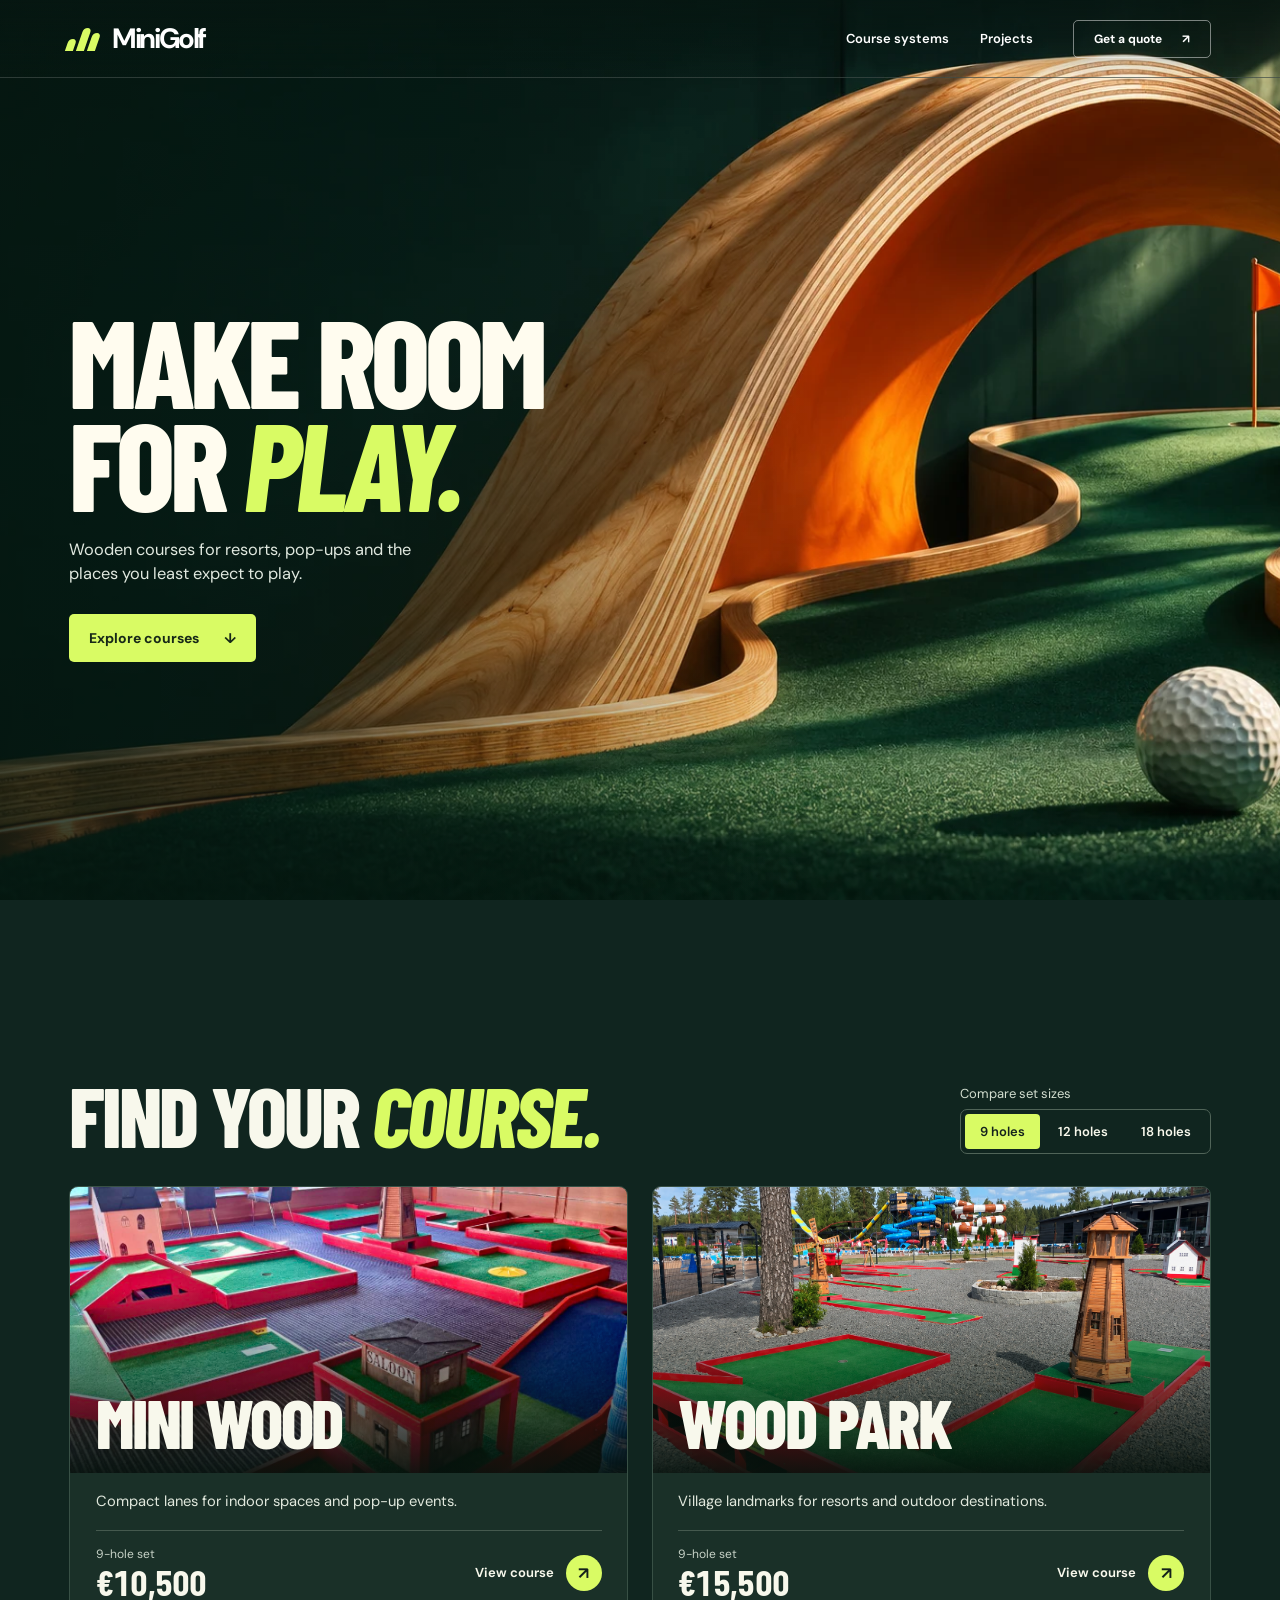
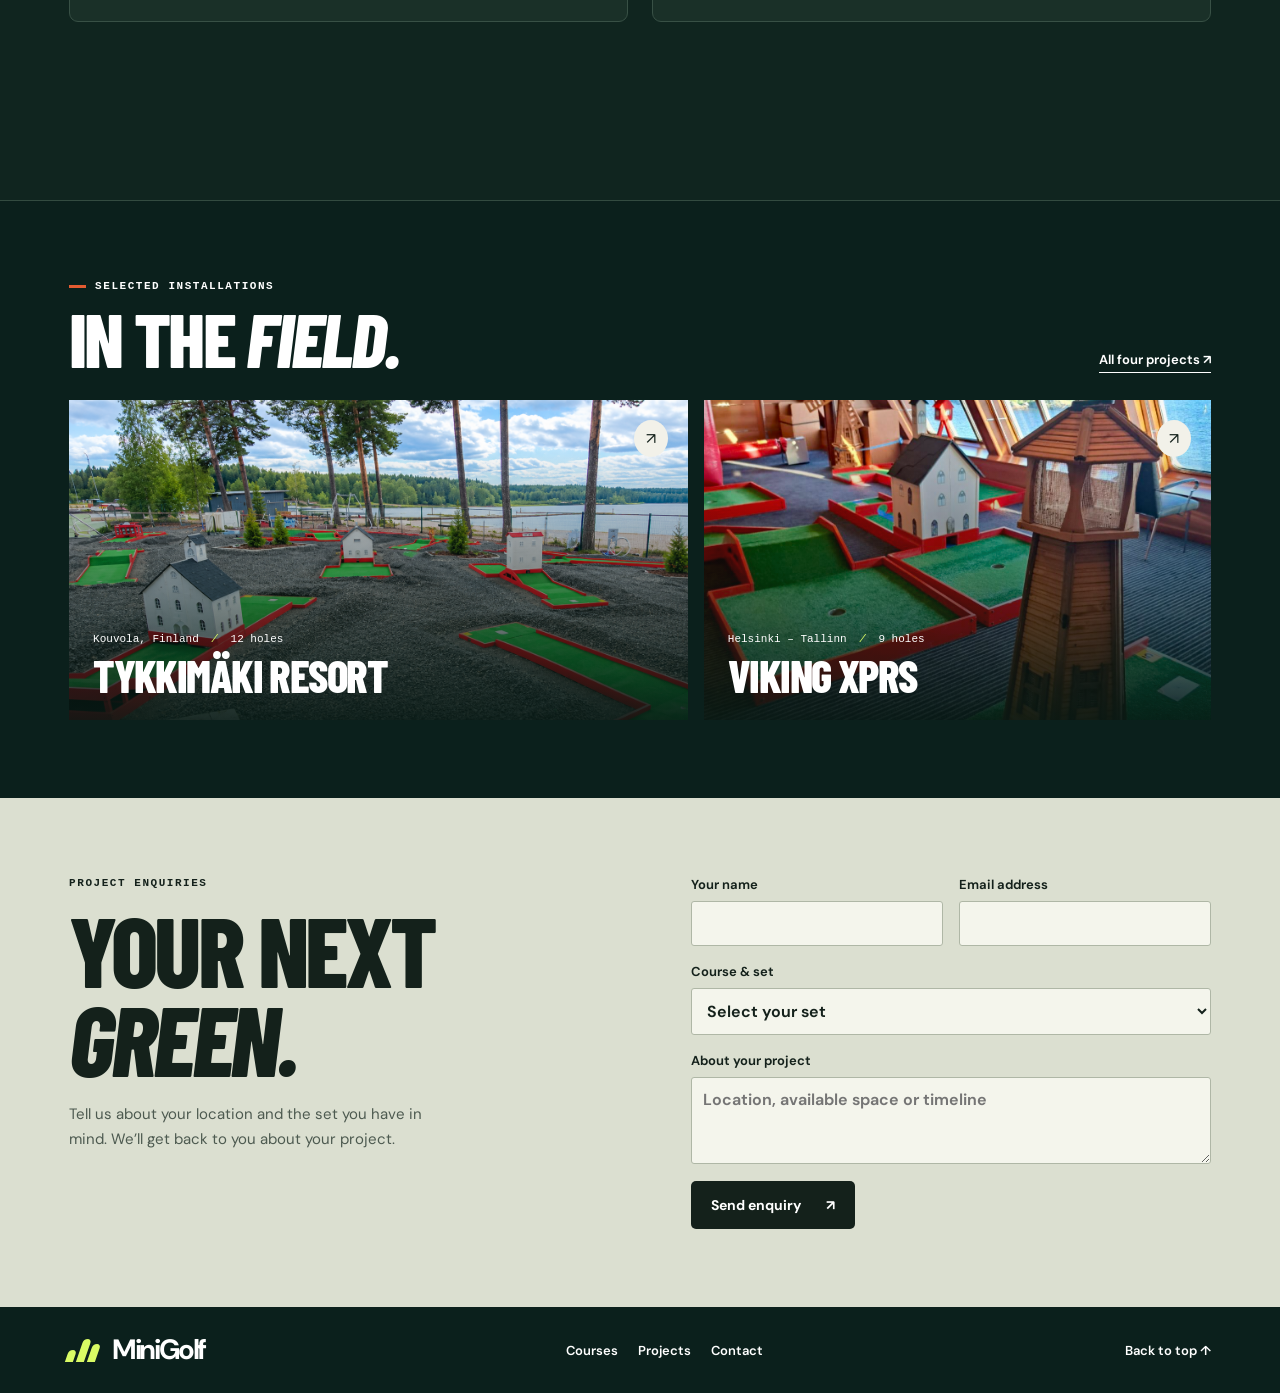
<file: index.html>
<!doctype html>
<html lang="en">
<head>
  <meta charset="utf-8">
  <meta name="viewport" content="width=device-width, initial-scale=1">
  <meta name="theme-color" content="#091e1a">
  <meta name="description" content="Compare Mini Wood and Wood Park modular minigolf courses. Explore every hole, choose a set and request a quote.">
  <title>Modular wooden minigolf courses | MiniGolf</title>
  <link rel="icon" href="favicon.svg">
  <link rel="preconnect" href="https://fonts.googleapis.com"><link rel="preconnect" href="https://fonts.gstatic.com" crossorigin><link rel="stylesheet" href="https://fonts.googleapis.com/css2?family=Barlow+Condensed:ital,wght@0,700;0,800;0,900;1,800&family=DM+Sans:wght@400;500;600;700&display=swap">
<link rel="stylesheet" href="css/redesign.css">
  <script src="js/redesign.js" defer></script>
</head>
<body id="top">
<a class="skip" href="#main">Skip to content</a>
<header class="mast"><div class="frame mast-inner"><a class="brand" href="index.html" aria-label="MiniGolf home"><span class="symbol" aria-hidden="true"><i></i><i></i><i></i></span><b>MiniGolf</b></a><nav aria-label="Main navigation"><a href="#courses">Course systems</a><a href="Completed-work.html">Projects</a></nav><a class="button mast-quote" href="#contact">Get a quote <span aria-hidden="true" class="arrow">↗</span></a></div></header>
<main id="main">
<section class="hero" aria-labelledby="hero-title"><picture><source media="(max-width:650px)" srcset="assets/green-mobile.webp"><img class="hero-image" src="assets/green-wide.webp" fetchpriority="high" alt="Studio concept of a sculpted plywood obstacle on a minigolf green"></picture>
<div class="frame hero-inner"><div class="hero-copy"><h1 id="hero-title">Make room<br>for <em>play.</em></h1><p class="lead">Wooden courses for resorts, pop-ups and the places you least expect to play.</p><div class="hero-actions"><a class="button primary" href="#courses">Explore courses <span aria-hidden="true">↓</span></a></div></div></div></section>
<section class="collection" id="courses" aria-labelledby="course-heading">
  <div class="frame">
    <div class="compare-head"><h2 id="course-heading">Find your <em>course.</em></h2><fieldset class="compare-sizes"><legend>Compare set sizes</legend><div><label><input type="radio" name="compare-size" value="9" checked><span>9 holes</span></label><label><input type="radio" name="compare-size" value="12"><span>12 holes</span></label><label><input type="radio" name="compare-size" value="18"><span>18 holes</span></label></div></fieldset></div>
    <div class="compare-grid">
      <article class="course-card" aria-labelledby="card-mini-wood">
        <a class="cover-link" href="#mini-wood" data-course="mini-wood" aria-label="Explore Mini Wood">
          <img src="images/completed-work/project1/project1_2.PNG" alt="Compact wooden lanes on the Viking XPRS ferry" width="900" height="510" loading="lazy" decoding="async">
          <h3 id="card-mini-wood">Mini Wood</h3>
        </a>
        <div class="card-body">
          <p>Compact lanes for indoor spaces and pop-up events.</p>
          <div class="card-footer">
            <div class="card-offer"><span class="card-set">9-hole set</span><strong class="card-price">€10,500</strong></div>
            <a class="details-link" href="#mini-wood" data-course="mini-wood" aria-label="View Mini Wood details">View course <span aria-hidden="true">↗</span></a>
          </div>
        </div>
      </article>
      <article class="course-card" aria-labelledby="card-wood-park">
        <a class="cover-link" href="#wood-park" data-course="wood-park" aria-label="Explore Wood Park">
          <img src="images/completed-work/project3/project3_2.PNG" alt="Outdoor Wood Park lane at Tykkimäki Resort" width="900" height="510" loading="lazy" decoding="async">
          <h3 id="card-wood-park">Wood Park</h3>
        </a>
        <div class="card-body">
          <p>Village landmarks for resorts and outdoor destinations.</p>
          <div class="card-footer">
            <div class="card-offer"><span class="card-set">9-hole set</span><strong class="card-price">€15,500</strong></div>
            <a class="details-link" href="#wood-park" data-course="wood-park" aria-label="View Wood Park details">View course <span aria-hidden="true">↗</span></a>
          </div>
        </div>
      </article>
    </div>
    <div class="detail-region">
<article class="system" id="mini-wood" aria-label="Mini Wood" tabindex="-1">
<div class="detail-top"><div class="plan-heading">
  <h3>Mini Wood</h3>
  <button type="button" class="plan-toggle" aria-controls="mini-wood-drawing" hidden>3D view</button>
</div><a class="back-to-courses" href="#courses">↑ Back to courses</a></div>
<div class="course-media">
  <a id="mini-wood-drawing" class="zoom media-open course-plan" data-render="images/sheets/mini-wood-3d.png" href="images/sheets/mini-wood-plans.png" aria-label="Enlarge the complete 18-hole Mini Wood plan">
    <img src="images/sheets/mini-wood-plans.png" alt="Mini Wood course plan showing all 18 holes" loading="lazy">
  </a>
</div>
<div class="system-info"><p class="label">Compact course</p><p class="system-description">A compact wooden lane, a single obstacle and a different challenge at every tee. Choose from 18 graphic hole designs.</p><div class="best-for"><span>Best for</span><b>Indoor venues · Pop-up events</b></div>
<fieldset class="packages"><legend>Choose your set</legend><label><input type="radio" name="mini-wood-set" value="9" data-price="€10,500" checked><span>9 holes</span></label><label><input type="radio" name="mini-wood-set" value="12" data-price="€12,500"><span>12 holes</span></label><label><input type="radio" name="mini-wood-set" value="18" data-price="€15,500"><span>18 holes</span></label></fieldset><div class="buy-row"><strong class="price" aria-live="polite">€10,500</strong><a class="button ink choose-set" href="#contact" data-system="Mini Wood">Enquire <span aria-hidden="true" class="arrow">↗</span></a></div>
<a class="course-projects" href="Completed-work.html?course=mini-wood">See our Mini Wood projects <span aria-hidden="true">↗</span></a></div></article><article class="system" id="wood-park" aria-label="Wood Park" tabindex="-1">
<div class="detail-top"><h3>Wood Park</h3><a class="back-to-courses" href="#courses">↑ Back to courses</a></div>
<div class="course-media"><div class="media-stage"><a class="zoom media-open" href="images/completed-work/project3/project3.PNG"><img class="media-image" src="images/completed-work/project3/project3.PNG" alt="Tykkimäki Resort · Kouvola minigolf course" loading="lazy"><span class="zoom-glyph" aria-hidden="true">⤢</span></a><div class="hole-picker" hidden><button type="button" class="hole-prev" aria-label="Previous hole">←</button><label><span class="sr">Choose a hole</span><select class="hole-select"><option value="0" data-image="images/holes/wp-saloon.png">01 / Saloon</option><option value="1" data-image="images/holes/wp-turn-3m.png">02 / 3m Turn</option><option value="2" data-image="images/holes/wp-fan.png">03 / Fan</option><option value="3" data-image="images/holes/wp-lantern.png">04 / Lantern</option><option value="4" data-image="images/holes/wp-train-station.png">05 / Train Station</option><option value="5" data-image="images/holes/wp-hill.png">06 / Hill</option><option value="6" data-image="images/holes/wp-castle.png">07 / Castle</option><option value="7" data-image="images/holes/wp-mr-t.png">08 / Mr T</option><option value="8" data-image="images/holes/wp-hotel.png">09 / Hotel</option><option value="9" data-image="images/holes/wp-bird-house.png">10 / Bird House</option><option value="10" data-image="images/holes/wp-straight-3m.png">11 / 3m Straight</option><option value="11" data-image="images/holes/wp-church.png">12 / Church</option><option value="12" data-image="images/holes/wp-z-turn.png">13 / Z-Turn</option><option value="13" data-image="images/holes/wp-zic-zac.png">14 / Zic-Zac</option><option value="14" data-image="images/holes/wp-vulcan2.png">15 / Vulcan</option><option value="15" data-image="images/holes/wp-360.png">16 / 360</option><option value="16" data-image="images/holes/wp-bridge.png">17 / Bridge</option><option value="17" data-image="images/holes/wp-well.png">18 / Well</option></select></label><button type="button" class="hole-next" aria-label="Next hole">→</button></div></div>
<div class="view-bar" role="group" aria-label="Wood Park views"><button data-view="installation" data-image="images/completed-work/project3/project3.PNG" type="button" aria-pressed="true">Installation</button><button data-view="holes" data-image="images/holes/wp-saloon.png" type="button" aria-pressed="false">Holes</button><button data-view="plans" data-image="images/sheets/wood-park-plans.png" type="button" aria-pressed="false">Plan</button><button data-view="3d" data-image="images/sheets/wood-park-3d.png" type="button" aria-pressed="false">3D</button></div><p class="media-caption" data-installation="Tykkimäki Resort · Kouvola">Tykkimäki Resort · Kouvola</p></div>
<div class="system-info"><p class="label">Themed course</p><p class="system-description">A village in miniature. Putt through a saloon, past a castle and over a bridge on a course built around recognisable landmarks.</p><div class="best-for"><span>Best for</span><b>Resorts · Leisure destinations</b></div>
<fieldset class="packages"><legend>Choose your set</legend><label><input type="radio" name="wood-park-set" value="9" data-price="€15,500" checked><span>9 holes</span></label><label><input type="radio" name="wood-park-set" value="12" data-price="€20,500"><span>12 holes</span></label><label><input type="radio" name="wood-park-set" value="18" data-price="€25,500"><span>18 holes</span></label></fieldset><div class="buy-row"><strong class="price" aria-live="polite">€15,500</strong><a class="button ink choose-set" href="#contact" data-system="Wood Park">Enquire <span aria-hidden="true" class="arrow">↗</span></a></div></div></article>
    </div>
  </div>
</section>
<section class="locations"><div class="frame"><div class="section-heading"><div><p class="label section-label">Selected installations</p><h2>In the <em>field.</em></h2></div><a class="text-link" href="Completed-work.html">All four projects <span aria-hidden="true" class="arrow">↗</span></a></div><div class="project-grid"><a class="installation" href="Completed-work.html#project-3"><img loading="lazy" src="images/completed-work/project3/project3.PNG" alt="Tykkimäki Resort minigolf installation"><div><p>Kouvola, Finland <i>/</i> 12 holes</p><h3>Tykkimäki Resort</h3></div><span aria-hidden="true">↗</span></a><a class="installation" href="Completed-work.html#project-1"><img loading="lazy" src="images/completed-work/project1/project1.PNG" alt="Viking XPRS minigolf installation"><div><p>Helsinki – Tallinn <i>/</i> 9 holes</p><h3>Viking XPRS</h3></div><span aria-hidden="true">↗</span></a></div></div></section>
<section class="contact" id="contact"><div class="frame contact-grid"><div><p class="overline dot">Project enquiries</p><h2>Your next<br><em>green.</em></h2><p>Tell us about your location and the set you have in mind. We’ll get back to you about your project.</p></div>
    <form action="https://formspree.io/f/mqpaayvl" method="post" id="quoteForm"><div class="field-pair"><label>Your name<input name="name" autocomplete="name" required></label><label>Email address<input name="email" type="email" autocomplete="email" required></label></div>
      <label>Course &amp; set<select id="courseSelect" name="course" required><option value="" disabled selected>Select your set</option><option>Mini Wood — 9 holes</option><option>Mini Wood — 12 holes</option><option>Mini Wood — 18 holes</option><option>Wood Park — 9 holes</option><option>Wood Park — 12 holes</option><option>Wood Park — 18 holes</option><option>I’d like some advice</option></select></label>
      <label>About your project<textarea name="message" rows="3" placeholder="Location, available space or timeline"></textarea></label>
      <input type="hidden" name="subject" value="New MiniGolf enquiry"><button class="button primary" type="submit">Send enquiry <span aria-hidden="true" class="arrow">↗</span></button><p class="form-status" role="status"></p>
    </form></div></section>
</main><footer><div class="frame foot-inner"><a class="brand" href="index.html" aria-label="MiniGolf home"><span class="symbol" aria-hidden="true"><i></i><i></i><i></i></span><b>MiniGolf</b></a><div><a href="index.html#courses">Courses</a><a href="Completed-work.html">Projects</a><a href="index.html#contact">Contact</a></div><a href="#top">Back to top ↑</a></div></footer>
<dialog class="zoom-dialog" aria-label="Enlarged image"><div class="zoom-tools"><span class="zoom-caption"></span><button type="button" class="button button-light close-zoom">Close ×</button></div><img class="enlarged" alt=""></dialog>
</body></html>
</file>
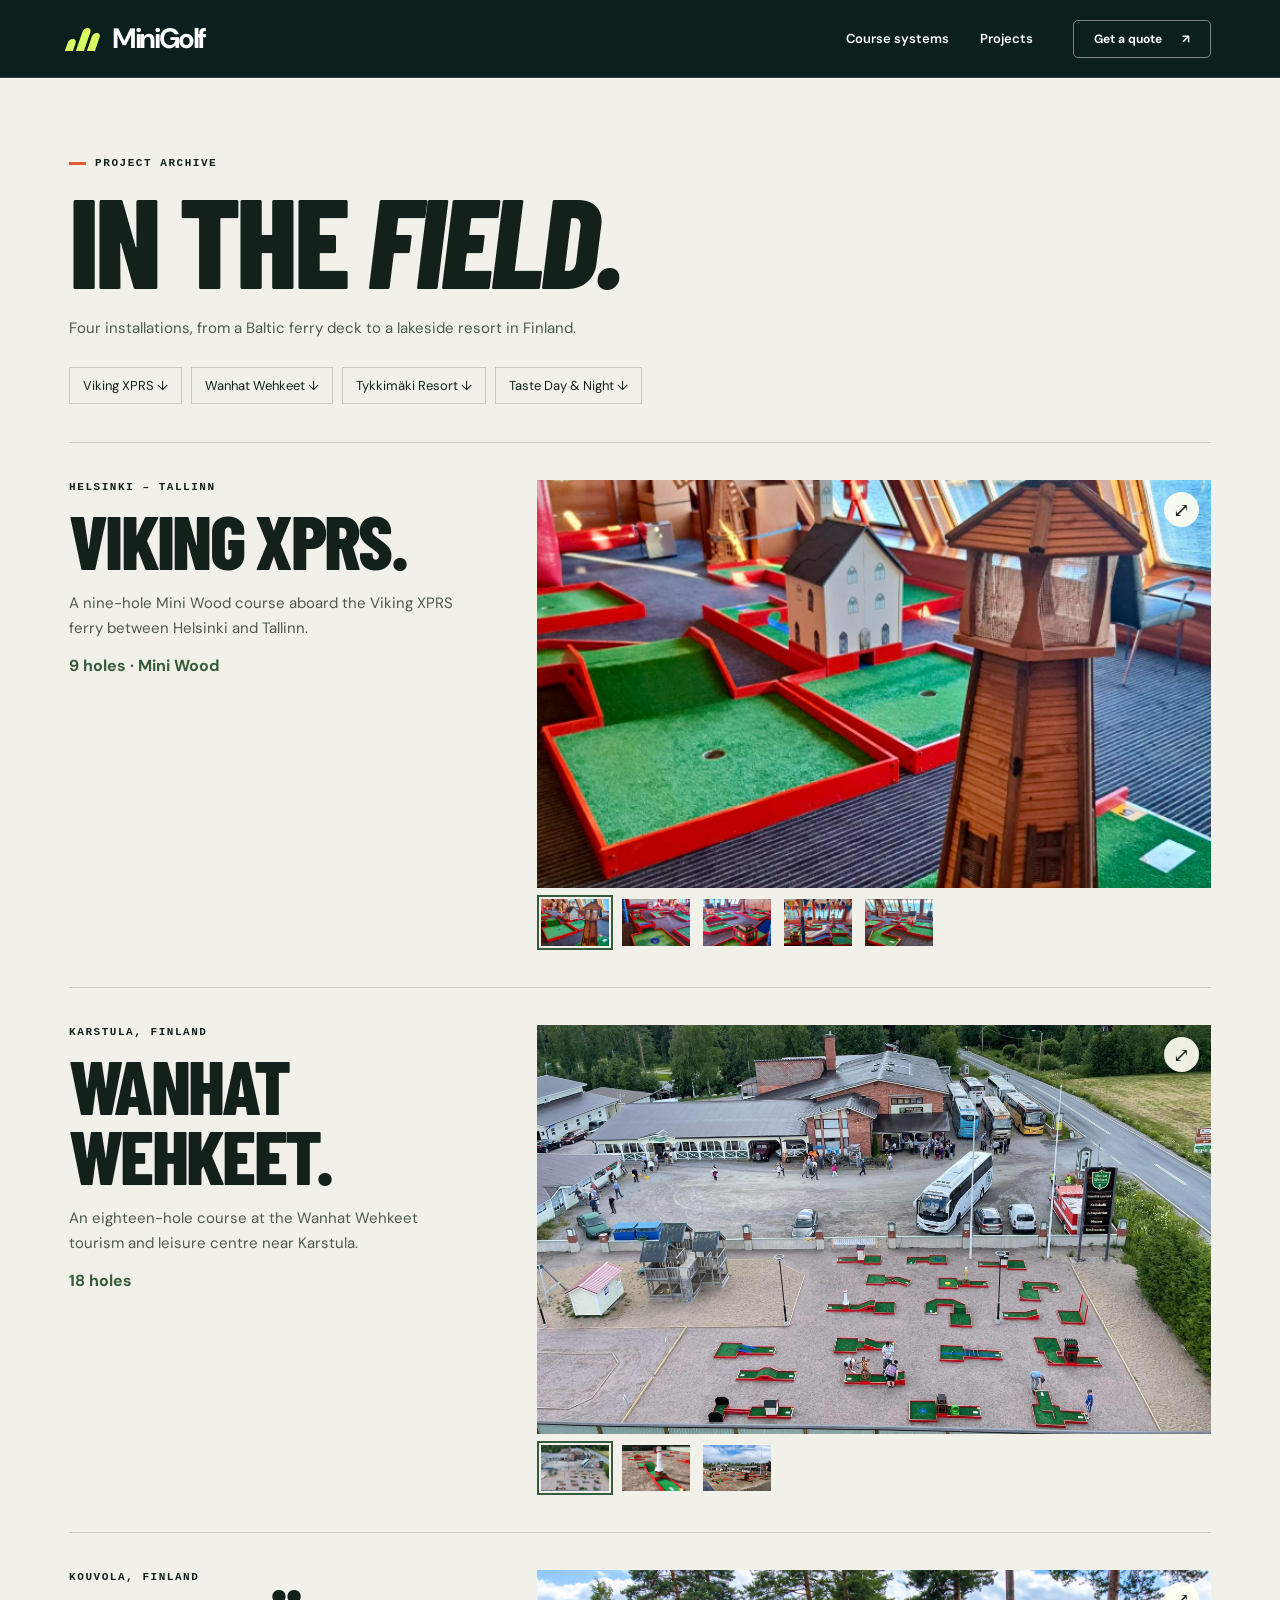
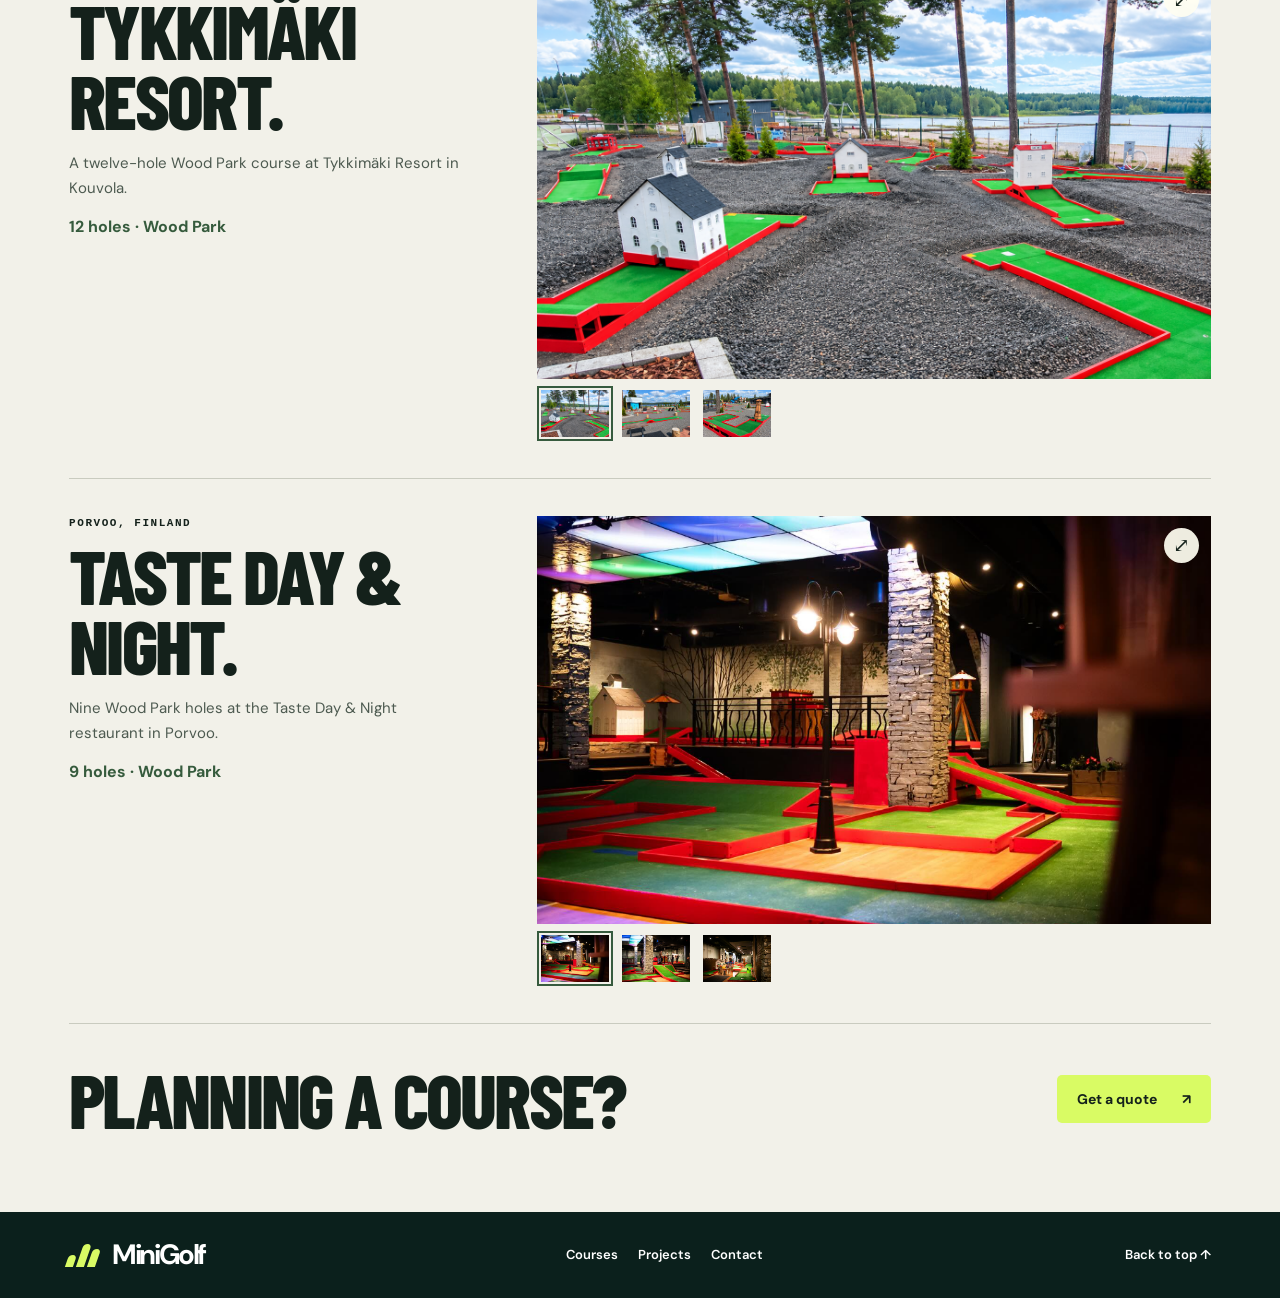
<file: Completed-work.html>
<!doctype html>
<html lang="en">
<head>
  <meta charset="utf-8">
  <meta name="viewport" content="width=device-width, initial-scale=1">
  <meta name="theme-color" content="#091e1a">
  <meta name="description" content="Explore four completed modular minigolf courses, on land and at sea.">
  <title>Completed courses | MiniGolf</title>
  <link rel="icon" href="favicon.svg">
  <link rel="preconnect" href="https://fonts.googleapis.com"><link rel="preconnect" href="https://fonts.gstatic.com" crossorigin><link rel="stylesheet" href="https://fonts.googleapis.com/css2?family=Barlow+Condensed:ital,wght@0,700;0,800;0,900;1,800&family=DM+Sans:wght@400;500;600;700&display=swap">
<link rel="stylesheet" href="css/redesign.css">
  <script src="js/redesign.js" defer></script>
</head>
<body id="top">
<a class="skip" href="#main">Skip to content</a>
<header class="mast"><div class="frame mast-inner"><a class="brand" href="index.html" aria-label="MiniGolf home"><span class="symbol" aria-hidden="true"><i></i><i></i><i></i></span><b>MiniGolf</b></a><nav aria-label="Main navigation"><a href="index.html#courses">Course systems</a><a href="Completed-work.html" aria-current="page">Projects</a></nav><a class="button mast-quote" href="index.html#contact">Get a quote <span aria-hidden="true" class="arrow">↗</span></a></div></header>
<main id="main" class="frame gallery-page"><div class="gallery-head"><p class="label section-label">Project archive</p><h1>In the <em>field.</em></h1><p>Four installations, from a Baltic ferry deck to a lakeside resort in Finland.</p></div>
<a class="archive-return" href="Completed-work.html" hidden>← All projects</a>
<div class="project-index"><a href="#project-1">Viking XPRS ↓</a><a href="#project-2">Wanhat Wehkeet ↓</a><a href="#project-3">Tykkimäki Resort ↓</a><a href="#project-4">Taste Day & Night ↓</a></div>
<article class="project-detail" id="project-1" data-system="mini-wood"><div class="project-description"><p class="overline">Helsinki – Tallinn</p><h2>Viking XPRS<span>.</span></h2><p>A nine-hole Mini Wood course aboard the Viking XPRS ferry between Helsinki and Tallinn.</p><strong>9 holes · Mini Wood</strong></div><div class="project-gallery"><a class="photo gallery-main zoom" href="images/completed-work/project1/project1.PNG"><img src="images/completed-work/project1/project1.PNG" alt="Viking XPRS, installation photo 1" loading="lazy"><span class="expand" aria-hidden="true">⤢</span></a><div class="thumbs" aria-label="Viking XPRS photos"><button aria-label="Show Viking XPRS photo 1" type="button" aria-pressed="true"><img src="images/completed-work/project1/project1.PNG" loading="lazy" alt=""></button><button aria-label="Show Viking XPRS photo 2" type="button" aria-pressed="false"><img src="images/completed-work/project1/project1_1.PNG" loading="lazy" alt=""></button><button aria-label="Show Viking XPRS photo 3" type="button" aria-pressed="false"><img src="images/completed-work/project1/project1_2.PNG" loading="lazy" alt=""></button><button aria-label="Show Viking XPRS photo 4" type="button" aria-pressed="false"><img src="images/completed-work/project1/project1_3.PNG" loading="lazy" alt=""></button><button aria-label="Show Viking XPRS photo 5" type="button" aria-pressed="false"><img src="images/completed-work/project1/project1_4.PNG" loading="lazy" alt=""></button></div></div></article>
<article class="project-detail" id="project-2"><div class="project-description"><p class="overline">Karstula, Finland</p><h2>Wanhat Wehkeet<span>.</span></h2><p>An eighteen-hole course at the Wanhat Wehkeet tourism and leisure centre near Karstula.</p><strong>18 holes</strong></div><div class="project-gallery"><a class="photo gallery-main zoom" href="images/completed-work/project2/project2.PNG"><img src="images/completed-work/project2/project2.PNG" alt="Wanhat Wehkeet, installation photo 1" loading="lazy"><span class="expand" aria-hidden="true">⤢</span></a><div class="thumbs" aria-label="Wanhat Wehkeet photos"><button aria-label="Show Wanhat Wehkeet photo 1" type="button" aria-pressed="true"><img src="images/completed-work/project2/project2.PNG" loading="lazy" alt=""></button><button aria-label="Show Wanhat Wehkeet photo 2" type="button" aria-pressed="false"><img src="images/completed-work/project2/project2_1.PNG" loading="lazy" alt=""></button><button aria-label="Show Wanhat Wehkeet photo 3" type="button" aria-pressed="false"><img src="images/completed-work/project2/project2_2.PNG" loading="lazy" alt=""></button></div></div></article>
<article class="project-detail" id="project-3"><div class="project-description"><p class="overline">Kouvola, Finland</p><h2>Tykkimäki Resort<span>.</span></h2><p>A twelve-hole Wood Park course at Tykkimäki Resort in Kouvola.</p><strong>12 holes · Wood Park</strong></div><div class="project-gallery"><a class="photo gallery-main zoom" href="images/completed-work/project3/project3.PNG"><img src="images/completed-work/project3/project3.PNG" alt="Tykkimäki Resort, installation photo 1" loading="lazy"><span class="expand" aria-hidden="true">⤢</span></a><div class="thumbs" aria-label="Tykkimäki Resort photos"><button aria-label="Show Tykkimäki Resort photo 1" type="button" aria-pressed="true"><img src="images/completed-work/project3/project3.PNG" loading="lazy" alt=""></button><button aria-label="Show Tykkimäki Resort photo 2" type="button" aria-pressed="false"><img src="images/completed-work/project3/project3_1.PNG" loading="lazy" alt=""></button><button aria-label="Show Tykkimäki Resort photo 3" type="button" aria-pressed="false"><img src="images/completed-work/project3/project3_2.PNG" loading="lazy" alt=""></button></div></div></article>
<article class="project-detail" id="project-4"><div class="project-description"><p class="overline">Porvoo, Finland</p><h2>Taste Day & Night<span>.</span></h2><p>Nine Wood Park holes at the Taste Day & Night restaurant in Porvoo.</p><strong>9 holes · Wood Park</strong></div><div class="project-gallery"><a class="photo gallery-main zoom" href="images/completed-work/project4/project4.PNG"><img src="images/completed-work/project4/project4.PNG" alt="Taste Day & Night, installation photo 1" loading="lazy"><span class="expand" aria-hidden="true">⤢</span></a><div class="thumbs" aria-label="Taste Day & Night photos"><button aria-label="Show Taste Day & Night photo 1" type="button" aria-pressed="true"><img src="images/completed-work/project4/project4.PNG" loading="lazy" alt=""></button><button aria-label="Show Taste Day & Night photo 2" type="button" aria-pressed="false"><img src="images/completed-work/project4/project4_1.PNG" loading="lazy" alt=""></button><button aria-label="Show Taste Day & Night photo 3" type="button" aria-pressed="false"><img src="images/completed-work/project4/project4_2.PNG" loading="lazy" alt=""></button></div></div></article>
<div class="gallery-cta"><h2>Planning a course?</h2><a class="button button-orange" href="index.html#contact">Get a quote <span aria-hidden="true" class="arrow">↗</span></a></div></main><footer><div class="frame foot-inner"><a class="brand" href="index.html" aria-label="MiniGolf home"><span class="symbol" aria-hidden="true"><i></i><i></i><i></i></span><b>MiniGolf</b></a><div><a href="index.html#courses">Courses</a><a href="Completed-work.html">Projects</a><a href="index.html#contact">Contact</a></div><a href="#top">Back to top ↑</a></div></footer>
<dialog class="zoom-dialog" aria-label="Enlarged image"><div class="zoom-tools"><span class="zoom-caption"></span><button type="button" class="button button-light close-zoom">Close ×</button></div><img class="enlarged" alt=""></dialog>
</body></html>
</file>
<file: css/redesign.css>
:root {
  --night: #0b201c;
  --ink: #14211b;
  --paper: #f2f1e9;
  --line: #c9cbbf;
  --lime: #d9fb64;
  --orange: #fb7746;
  --display: "Barlow Condensed", Impact, "Arial Narrow", sans-serif;
  --body: "DM Sans", Arial, sans-serif;
  font-family: var(--body);
  color: var(--ink);
  background: var(--paper);
}
* { box-sizing: border-box; }
html { scroll-behavior: smooth; }
:where([id]:not(#courses)) { scroll-margin-top: 16px; }
body, h1, h2, h3, p, figure { margin: 0; }
a { color: inherit; text-decoration: none; }
button, input, select, textarea { font: inherit; color: inherit; }
button { cursor: pointer; background: none; border: 0; }
img { display: block; max-width: 100%; }
[hidden] { display: none !important; }
:focus-visible { outline: 3px solid #d0642d; outline-offset: 4px; }
.frame { max-width: 1600px; padding-inline: clamp(23px, 5.4vw, 90px); margin-inline: auto; }
.skip, .sr { position: absolute; width: 1px; height: 1px; overflow: hidden; clip-path: inset(50%); }
.skip:focus { width: auto; height: auto; clip-path: none; z-index: 12; background: var(--lime); padding: 12px; }
.mast { background: var(--night); color: #fff; border-bottom: 1px solid #ffffff28; }
body:has(.hero) .mast { position: absolute; z-index: 3; inset: 0 0 auto; background: linear-gradient(#061611a6,transparent); }
.mast-inner { min-height: 77px; display: flex; align-items: center; gap: 40px; }
.brand { display: inline-flex; align-items: center; gap: 11px; line-height: 1; }
.brand b { font-size: 28px; letter-spacing: -.085em; }
.symbol { width: 32px; height: 24px; display: flex; align-items: end; gap: 3px; transform: skew(-19deg); }
.symbol i { display: block; background: var(--lime); border-radius: 7px 7px 0 0; width: 8px; }
.symbol i:nth-child(1) { height: 12px; }
.symbol i:nth-child(2) { height: 23px; }
.symbol i:nth-child(3) { height: 18px; }
nav { margin-left: auto; display: flex; gap: 31px; }
nav a, .foot-inner a:not(.brand) { font-size: 13px; font-weight: 600; }
nav a:hover, .text-link:hover, .foot-inner a:hover { text-decoration: underline; text-underline-offset: 5px; }
.button { display: inline-flex; gap: 25px; align-items: center; justify-content: center; padding: 0 20px; min-height: 48px; width: fit-content; border-radius: 5px; font: 700 14px/1 var(--body); transition: background .2s, transform .2s; }
.button:hover { transform: translateY(-2px); }
.primary { background: var(--lime); color: #172817; }
.primary:hover { background: #e8ff91; }
.mast-quote { color: white; border: 1px solid #ffffff75; min-height: 38px; font-size: 12px; gap: 20px; }
.ink { background: var(--ink); color: #fff; }
.hero { position: relative; isolation: isolate; background: #0a1c17; color: #fffcef; overflow: hidden; }
.hero-image, .hero::after { position: absolute; inset: 0; width: 100%; height: 100%; z-index: -2; }
.hero-image { object-fit: cover; object-position: 60% 54%; }
.hero::after { content: ""; z-index: -1; background: linear-gradient(90deg,#051811bd 0%,#05181177 32%,transparent 64%),linear-gradient(0deg,#0315106b,transparent 19%); }
.hero-inner { min-height: 100vh; min-height: 100dvh; display: flex; align-items: center; padding-top: 115px; padding-bottom: 44px; }
.hero-copy { max-width: 620px; }
.label, .overline { font: 700 11px/1.35 "Courier New", monospace; letter-spacing: .14em; text-transform: uppercase; }
h1, h2, h3 { font-family: var(--display); text-transform: uppercase; font-weight: 800; letter-spacing: -.035em; line-height: .91; }
h1 em, h2 em { font-weight: inherit; }
.hero h1 { font-size: clamp(90px, 9.6vw, 157px); line-height: .835; margin: 0 0 23px; letter-spacing: -.04em; }
.hero h1 em { color: var(--lime); }
.lead { font-size: clamp(15px, 1.28vw, 19px); line-height: 1.5; max-width: 35ch; color: #e0e8df; }
.hero-actions { display: flex; align-items: center; gap: 25px; margin-top: 27px; }
.collection, .locations, .contact, .gallery-page { padding-block: clamp(52px, 6.1vw, 96px); }
.section-heading { display: flex; align-items: end; justify-content: space-between; gap: 24px; margin-bottom: 27px; }
.section-label { display: flex; gap: 9px; align-items: center; }
.section-label::before { content: ""; display: inline-block; width: 17px; height: 3px; background: #e35b31; }
h2 { font-size: clamp(52px, 6vw, 94px); }
.section-heading h2, .gallery-head h1 { margin-top: 9px; }
.system-description, .project-description > p:not(.overline), .gallery-head > p:last-child, .contact-grid > div > p:last-child { font-size: 15px; line-height: 1.65; color: #4d5a50; }
.system { display: grid; grid-template-columns: 1.42fr 1fr; gap: clamp(26px, 5vw, 84px); align-items: start; }
.course-media, .system-info { min-width: 0; }
.course-plan img { width: 100%; height: auto; aspect-ratio: 988 / 690; object-fit: contain; background: white; }
.media-stage { position: relative; overflow: hidden; background: #fff; }
.media-open { display: block; position: relative; cursor: zoom-in; }
.media-image { width: 100%; aspect-ratio: 1.68; object-fit: cover; }
.media-stage.is-drawing .media-image { object-fit: contain; padding: 16px; }
.media-stage.is-hole .media-image { object-fit: contain; padding: 20px 12% 68px; image-rendering: auto; }
.zoom-glyph, .expand { position: absolute; top: 12px; right: 12px; width: 35px; height: 35px; display: grid; place-items: center; background: #fffef1ed; border-radius: 50%; font: 20px/1 Arial,sans-serif; color: var(--ink); }
.view-bar { display: grid; grid-template-columns: repeat(4,1fr); background: var(--ink); }
.view-bar button { color: #ecf0e4; border-bottom: 3px solid transparent; padding: 13px 3px 10px; font-size: 13px; }
.view-bar [aria-pressed=true] { color: var(--lime); border-color: var(--lime); }
.media-caption { margin-top: 8px; font: 11px/1.5 monospace; color: #59625b; }
.hole-picker { display: flex; position: absolute; bottom: 12px; left: 50%; transform: translateX(-50%); align-items: stretch; border: 1px solid var(--line); background: var(--paper); }
.hole-picker button { width: 38px; }
.hole-picker select { border: 0; padding: 6px; background: transparent; font-size: 13px; min-height: 38px; max-width: 170px; }
.system-info { padding-block: 5px; }
.best-for { margin-top: 19px; padding-block: 13px; display: flex; justify-content: space-between; border-block: 1px solid var(--line); gap: 12px; font-size: 13px; }
.best-for span { color: #4f5b50; }
.packages { margin: 19px 0 0; padding: 0; border: 0; display: flex; gap: 6px; flex-wrap: wrap; }
.packages legend { padding: 0 0 8px; font-size: 13px; font-weight: 650; }
.packages label { position: relative; cursor: pointer; }
.packages input { position: absolute; opacity: 0; }
.packages label span { display: block; padding: 8px 15px; border: 1px solid #aab2a6; border-radius: 3px; font-size: 13px; }
.packages input:checked + span { color: var(--ink); background: var(--lime); border-color: var(--ink); font-weight: 650; }
.packages input:focus-visible + span { outline: 3px solid #31799c; }
.buy-row { display: flex; align-items: center; justify-content: space-between; gap: 16px; margin-top: 17px; }
.price { font: 700 42px/1 var(--display); letter-spacing: -.03em; }
.locations, footer { background: var(--night); color: white; }
.text-link { font-size: 13px; font-weight: 650; border-bottom: 1px solid; padding-bottom: 4px; }
.project-grid { display: grid; grid-template-columns: 1.22fr 1fr; gap: 16px; }
.installation { position: relative; display: grid; overflow: hidden; isolation: isolate; align-content: end; min-height: clamp(230px, 25vw, 400px); padding: 24px; background: #17392c; }
.installation img { position: absolute; inset: 0; width: 100%; height: 100%; object-fit: cover; z-index: -2; transition: transform .4s; }
.installation:hover img { transform: scale(1.035); }
.installation::after { content: ""; position: absolute; inset: 0; background: linear-gradient(0deg,#071914e8,transparent 85%); z-index:-1; }
.installation p { font: 11px/1.4 monospace; margin-bottom: 8px; }
.installation i { color: var(--lime); margin-inline: 6px; }
.installation h3 { font-size: clamp(33px, 3.5vw, 56px); }
.installation > span { position: absolute; right: 20px; top: 20px; background: var(--paper); color: var(--ink); border-radius: 50%; padding: 8px 12px; }
.contact { background: #dbdfd0; }
.contact-grid { display: grid; grid-template-columns: 1fr 1fr; gap: 8vw; }
.contact h2 { font-size: clamp(69px, 7.7vw, 125px); margin: 13px 0 19px; }
.contact-grid > div > p:last-child { max-width: 36ch; }
form, form label { display: grid; gap: 8px; }
form { gap: 17px; }
form label { font-size: 13px; font-weight: 650; }
.field-pair { display: grid; grid-template-columns: 1fr 1fr; gap: 16px; }
form input, form select, textarea { width: 100%; min-width: 0; border: 1px solid #afb7a6; background: #f4f5ec; padding: 11px; border-radius: 3px; font-size: 16px; }
textarea { resize: vertical; }
form .primary { background: var(--ink); color: white; }
.form-status:empty { display:none; }
.foot-inner { display: flex; align-items: center; justify-content: space-between; gap: 16px; padding-block: 29px; }
.foot-inner > div, .project-index { display: flex; flex-wrap: wrap; gap: 20px; }
.gallery-head h1 { font-size: clamp(76px, 10vw, 148px); }
.gallery-head > p:last-child { margin-top: 20px; }
.project-index { gap: 9px; margin: 26px 0 38px; }
.project-index a { border: 1px solid var(--line); padding: 9px 13px; font-size: 13px; }
.project-detail { display: grid; grid-template-columns: .75fr 1.25fr; gap: 5vw; padding-block: 37px; border-top: 1px solid var(--line); }
.project-description h2 { margin-block: 10px 16px; }
.project-description strong { display: inline-block; margin-top: 15px; color: #365b3d; }
.photo { display: block; position: relative; }
.photo img { width: 100%; aspect-ratio: 1.65; object-fit: cover; }
.thumbs { display: flex; gap: 5px; margin-top: 7px; }
.thumbs button { padding: 2px; border: 2px solid transparent; width: min(16%,76px); }
.thumbs [aria-pressed=true] { border-color: var(--green,#375b3e); }
.thumbs img { width: 100%; aspect-ratio: 1.45; object-fit: cover; }
.gallery-cta { display:flex; align-items:center; justify-content:space-between; gap:24px; border-top:1px solid var(--line); padding-top:40px; }
.button-orange { background: var(--lime); }
dialog { color: var(--ink); border: 0; padding: 16px; margin: auto; max-height: 93dvh; max-width: 95vw; overscroll-behavior: contain; }
dialog::backdrop { background: #031511df; }
body:has(dialog[open]) { overflow: hidden; }
.zoom-tools { display: flex; align-items:center; justify-content:space-between; gap: 18px; font-size: 13px; }
.close-zoom { background: var(--ink); color: white; min-height: 36px; }
.enlarged { max-height: 76dvh; width: auto; margin: 8px auto 0; }
@media(max-width:800px) {
  .mast-inner { gap:22px; }
  .system { grid-template-columns: 1.05fr 1fr; gap: 24px; }
  .hero::after { background: linear-gradient(90deg,#041810a8,transparent 83%); }
}
@media(max-width:650px) {
  .mast-inner { min-height: 64px; gap:12px; }
  .brand { gap: 7px; }.brand b { font-size:22px; }
  .symbol { transform:scale(.78) skew(-19deg); width:26px; }
  nav { gap:14px; }nav a { font-size:11px; }
  .mast-quote { min-height:34px; font-size:11px; gap:6px; padding-inline:10px; }
  .hero-inner { align-items:end; padding-top:150px; padding-bottom:36px; }
  .hero-image { object-position:64% center; }
  .hero::after { background:linear-gradient(0deg,#041914 0%,#061d16e6 18%,#061d1688 49%,#071c130d 84%),linear-gradient(180deg,#0616108a,transparent 30%); }
  .hero h1 { font-size: clamp(82px,18vw,104px); margin:0 0 14px; }
  .lead { font-size: 14px; max-width:35ch; }.hero-actions { margin-top:20px; gap:18px; }
  .section-heading { align-items:start; flex-direction:column; gap:12px; }
  .system,.project-grid,.contact-grid,.project-detail { grid-template-columns:1fr; }
  .system-info { padding:0; }
  .project-grid { gap:14px; }
  .installation { min-height:240px; }
  .contact-grid { gap:28px; }.foot-inner { flex-wrap:wrap; }.foot-inner > div { gap:11px; }
  .foot-inner a:not(.brand) { font-size:12px; }
  .gallery-cta { flex-wrap:wrap; }
}
@media(max-width:370px) {
  .mast-inner { gap:9px; }nav { gap:9px; }.mast-quote .arrow { display:none; } .mast-inner nav a:first-child { max-width:46px; }
  .field-pair { grid-template-columns:1fr; }.hero-actions { gap:14px; }
}

/* Course comparison */
.collection {
  min-height: 100vh;
  min-height: 100dvh;
  display: grid;
  align-content: center;
  background: #10251f;
  color: #f8f8ec;
}
.collection > .frame { width: 100%; }
.compare-head {
  display: flex;
  justify-content: space-between;
  align-items: end;
  gap: 24px;
  margin-bottom: clamp(24px, 2.5vw, 40px);
}
.compare-head h2 { font-size: clamp(56px, 6.5vw, 102px); }
.compare-head h2 em { color: var(--lime); }
.compare-sizes { border: 0; margin: 0; padding: 0; }
.compare-sizes legend { margin-bottom: 7px; padding: 0; font-size: 13px; color: #d3ded0; }
.compare-sizes > div { display: flex; gap: 3px; padding: 4px; border: 1px solid #506458; border-radius: 7px; }
.compare-sizes label { position: relative; cursor: pointer; }
.compare-sizes input { position: absolute; inset: 0; opacity: 0; margin: 0; cursor: pointer; }
.compare-sizes label span { display: block; padding: 9px 15px; font-size: 13px; font-weight: 600; border-radius: 4px; }
.compare-sizes input:checked + span { color: #14221c; background: var(--lime); }
.compare-sizes input:focus-visible + span { outline: 2px solid white; outline-offset: 2px; }
.compare-grid { display: grid; grid-template-columns: repeat(2, minmax(0,1fr)); gap: clamp(16px, 1.8vw, 30px); }
.course-card { overflow: hidden; background: #1a3028; border: 1px solid #385045; border-radius: 9px; }
.cover-link { display: block; position: relative; isolation: isolate; overflow: hidden; }
.cover-link img { width: 100%; aspect-ratio: 1.95; height: auto; object-fit: cover; transition: transform .35s ease-out; }
.cover-link::after { content: ""; position: absolute; inset: 0; background: linear-gradient(0deg, #06120df0 0%, #06171075 32%, transparent 65%); }
.cover-link:hover img { transform: scale(1.035); }
.cover-link:focus-visible { outline-offset: -4px; }
.cover-link h3 { position: absolute; z-index: 1; bottom: 0; left: 0; padding: 0 clamp(18px, 2vw, 32px) 19px; font-size: clamp(48px, 5.4vw, 84px); }
.card-body { padding: 17px clamp(18px, 2vw, 32px) 21px; }
.card-body > p { color: #e1e8dd; font-size: clamp(14px, 1.15vw, 17px); line-height: 1.5; }
.card-footer { border-top: 1px solid #45594e; margin-top: 18px; padding-top: 15px; display: flex; align-items: center; justify-content: space-between; gap: 12px; }
.card-offer { display: grid; gap: 2px; }
.card-set { color: #c7d2c7; font-size: 12px; }
.card-price { font: 700 clamp(31px, 2.8vw, 44px)/1 var(--display); font-variant-numeric: tabular-nums; letter-spacing: -.02em; }
.details-link { font-size: 13px; font-weight: 650; display: inline-flex; gap: 12px; align-items: center; }
.details-link span { display: grid; place-items: center; width: 36px; height: 36px; border-radius: 50%; background: var(--lime); color: var(--ink); font-size: 17px; }
.details-link:hover { text-decoration: underline; text-underline-offset: 5px; }
.detail-region .system {
  background: var(--paper);
  color: var(--ink);
  margin-top: 28px;
  border-radius: 9px;
  padding: clamp(19px, 3vw, 46px);
  gap: 20px clamp(22px, 3.8vw, 70px);
  min-height: 100vh;
  min-height: 100dvh;
  align-content: center;
  scroll-margin-top: 0;
}
.plan-heading { display: flex; align-items: center; flex-wrap: wrap; gap: 12px; }
.plan-toggle {
  display: inline-flex;
  align-items: center;
  min-height: 40px;
  padding-inline: 15px;
  color: var(--ink);
  border: 1px solid #a7b09f;
  border-radius: 4px;
  font-size: 13px;
  font-weight: 650;
}
.plan-toggle:hover { background: var(--lime); }
.course-projects, .archive-return {
  display: inline-block;
  padding-block: 8px;
  font-size: 14px;
  font-weight: 600;
  text-decoration: underline;
  text-underline-offset: 4px;
}
.course-projects { display: block; width: fit-content; margin: 13px 0 0 auto; }
.archive-return { margin-block: 18px; }
@media(max-width: 500px) {
  .detail-region .detail-top { align-items: start; flex-wrap: wrap; }
  .detail-region .detail-top h3 { font-size: 36px; }
}
.detail-top { display: flex; grid-column: 1/-1; align-items: center; justify-content: space-between; gap: 15px; }
.detail-top h3 { font-size: clamp(36px, 4.1vw, 62px); }
.back-to-courses { padding-block: 8px; font-size: 13px; text-decoration: underline; text-underline-offset: 4px; }
.system-description { margin-top: 10px; }
.locations { border-top: 1px solid #334b40; }
@media (max-width: 700px) {
  .compare-head { align-items: start; flex-direction: column; gap: 18px; }
  .compare-grid { grid-template-columns: 1fr; gap: 18px; }
  .cover-link img { aspect-ratio: 2.05; }
  .card-body { padding-block: 14px 16px; }
  .card-footer { padding-top: 12px; margin-top: 13px; }
  .detail-region .system { grid-template-columns: minmax(0,1fr); }
}

@media(prefers-reduced-motion:reduce) {
  html { scroll-behavior:auto; } *,*::before,*::after { transition:none!important; }
}
</file>
